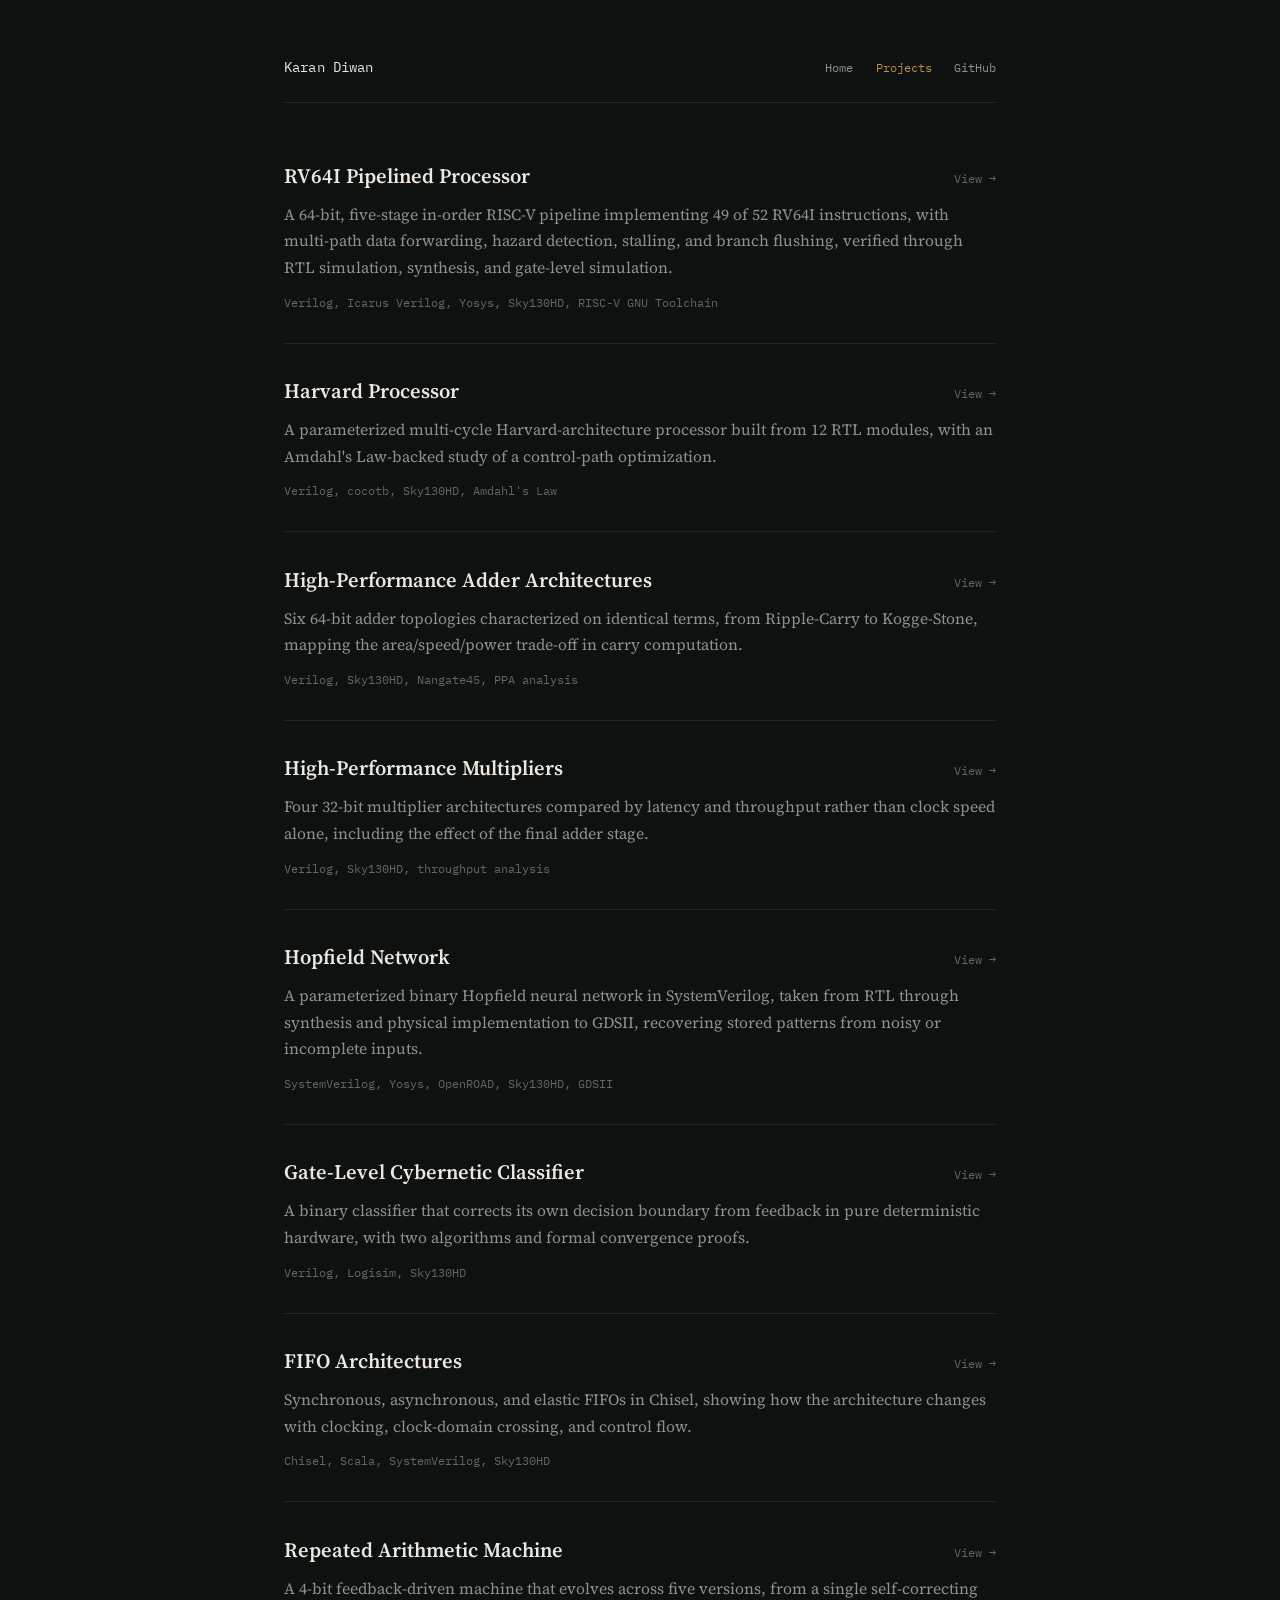
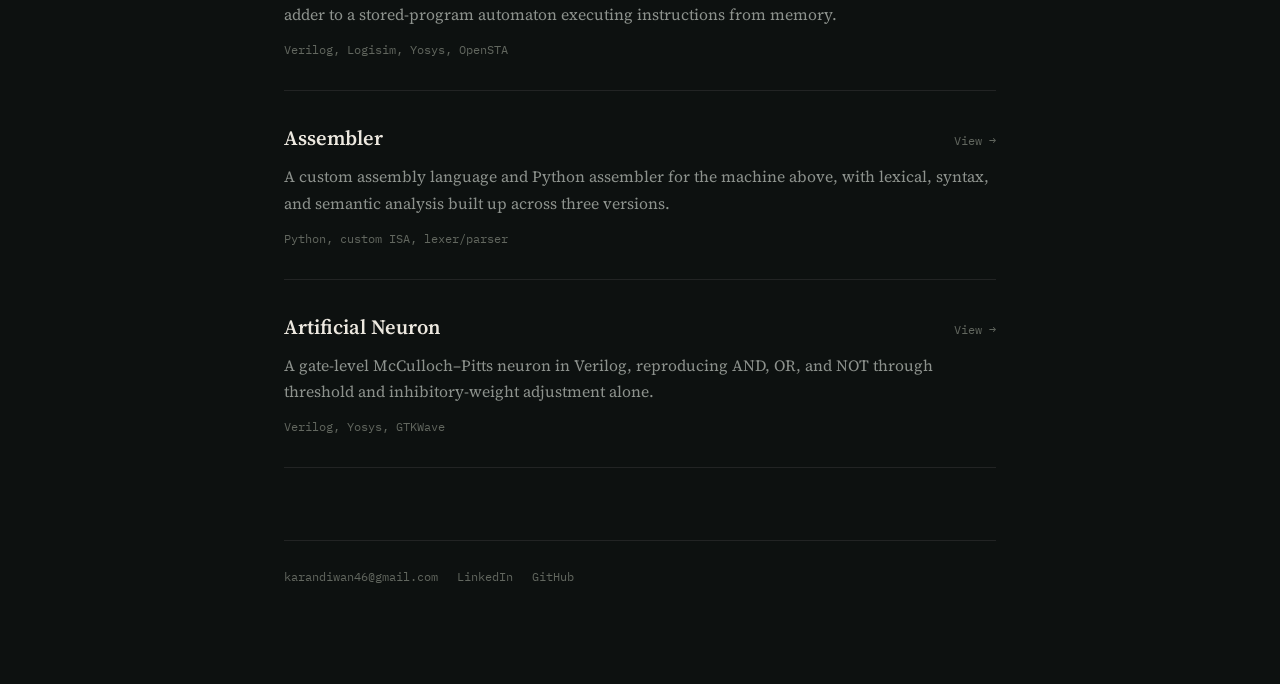
<file: projects.html>
<!doctype html>
<html lang="en">
<head>
<meta charset="utf-8">
<meta name="viewport" content="width=device-width, initial-scale=1, viewport-fit=cover">
<title>Projects — Karan Diwan</title>
<link rel="stylesheet" href="style.css">
</head>
<body>
<div class="wrap">

  <header class="top">
    <a class="mark" href="index.html">Karan Diwan</a>
    <nav class="site">
      <a href="index.html">Home</a>
      <a href="projects.html" class="active">Projects</a>
      <a href="https://github.com/KARAN-D05">GitHub</a>
    </nav>
  </header>
  
  <div class="card-list">

    <a class="card" href="project-rv64i-pipelined-processor.html">
      <div class="card-top"><h3>RV64I Pipelined Processor</h3><span class="go">View &rarr;</span></div>
      <p>A 64-bit, five-stage in-order RISC-V pipeline implementing 49 of 52 RV64I instructions, with multi-path data forwarding, hazard detection, stalling, and branch flushing, verified through RTL simulation, synthesis, and gate-level simulation.</p>
      <div class="tags">Verilog, Icarus Verilog, Yosys, Sky130HD, RISC-V GNU Toolchain</div>
    </a>

     <a class="card" href="project-harvard-processor.html">
      <div class="card-top"><h3>Harvard Processor</h3><span class="go">View &rarr;</span></div>
      <p>A parameterized multi-cycle Harvard-architecture processor built from 12 RTL modules, with an Amdahl's Law-backed study of a control-path optimization.</p>
      <div class="tags">Verilog, cocotb, Sky130HD, Amdahl's Law</div>
    </a>

    <a class="card" href="project-adders.html">
      <div class="card-top"><h3>High-Performance Adder Architectures</h3><span class="go">View &rarr;</span></div>
      <p>Six 64-bit adder topologies characterized on identical terms, from Ripple-Carry to Kogge-Stone, mapping the area/speed/power trade-off in carry computation.</p>
      <div class="tags">Verilog, Sky130HD, Nangate45, PPA analysis</div>
    </a>

    <a class="card" href="project-multipliers.html">
      <div class="card-top"><h3>High-Performance Multipliers</h3><span class="go">View &rarr;</span></div>
      <p>Four 32-bit multiplier architectures compared by latency and throughput rather than clock speed alone, including the effect of the final adder stage.</p>
      <div class="tags">Verilog, Sky130HD, throughput analysis</div>
    </a>

    <a class="card" href="project-hopfield-network.html">
      <div class="card-top"><h3>Hopfield Network</h3><span class="go">View &rarr;</span></div>
      <p>A parameterized binary Hopfield neural network in SystemVerilog, taken from RTL through synthesis and physical implementation to GDSII, recovering stored patterns from noisy or incomplete inputs.</p>
      <div class="tags">SystemVerilog, Yosys, OpenROAD, Sky130HD, GDSII</div>
    </a>

     <a class="card" href="project-cybernetic-classifier.html">
      <div class="card-top"><h3>Gate-Level Cybernetic Classifier</h3><span class="go">View &rarr;</span></div>
      <p>A binary classifier that corrects its own decision boundary from feedback in pure deterministic hardware, with two algorithms and formal convergence proofs.</p>
      <div class="tags">Verilog, Logisim, Sky130HD</div>
    </a>

    <a class="card" href="project-fifo-architectures.html">
      <div class="card-top"><h3>FIFO Architectures</h3><span class="go">View &rarr;</span></div>
      <p>Synchronous, asynchronous, and elastic FIFOs in Chisel, showing how the architecture changes with clocking, clock-domain crossing, and control flow.</p>
      <div class="tags">Chisel, Scala, SystemVerilog, Sky130HD</div>
    </a>

    <a class="card" href="project-repeated-arithmetic-machine.html">
      <div class="card-top"><h3>Repeated Arithmetic Machine</h3><span class="go">View &rarr;</span></div>
      <p>A 4-bit feedback-driven machine that evolves across five versions, from a single self-correcting adder to a stored-program automaton executing instructions from memory.</p>
      <div class="tags">Verilog, Logisim, Yosys, OpenSTA</div>
    </a>

    <a class="card" href="project-assembler.html">
      <div class="card-top"><h3>Assembler</h3><span class="go">View &rarr;</span></div>
      <p>A custom assembly language and Python assembler for the machine above, with lexical, syntax, and semantic analysis built up across three versions.</p>
      <div class="tags">Python, custom ISA, lexer/parser</div>
    </a>

    <a class="card" href="project-artificial-neuron.html">
      <div class="card-top"><h3>Artificial Neuron</h3><span class="go">View &rarr;</span></div>
      <p>A gate-level McCulloch&ndash;Pitts neuron in Verilog, reproducing AND, OR, and NOT through threshold and inhibitory-weight adjustment alone.</p>
      <div class="tags">Verilog, Yosys, GTKWave</div>
    </a>

  <footer class="site">
    <a href="mailto:karandiwan46@gmail.com">karandiwan46@gmail.com</a>
    <a href="https://www.linkedin.com/in/karan-diwan05">LinkedIn</a>
    <a href="https://github.com/KARAN-D05">GitHub</a>
  </footer>

</div>
</body>
</html>
</file>
<file: style.css>
@import url('https://fonts.googleapis.com/css2?family=Source+Serif+4:ital,opsz,wght@0,8..60,400;0,8..60,500;0,8..60,600;0,8..60,700;1,8..60,400;1,8..60,500&family=IBM+Plex+Mono:wght@400;500;600&display=swap');

:root{
  --bg:         #0d1110;
  --surface:    #141918;
  --surface-2:  #191f1e;
  --border:     rgba(237, 234, 227, 0.09);
  --border-strong: rgba(237, 234, 227, 0.18);
  --text:       #ece8df;
  --text-dim:   #8d928d;
  --text-faint: #62675f;
  --accent:     #c08a4e;
  --accent-dim: #8f6738;
  --accent-2:   #6e93a0;
  --max: 760px;
  --max-narrow: 680px;
}

*{ box-sizing: border-box; }
html{ scroll-padding-top: 2rem; }

body{
  margin: 0;
  background: var(--bg);
  color: var(--text);
  font-family: 'Source Serif 4', Georgia, serif;
  font-size: 18px;
  line-height: 1.7;
  padding-top: env(safe-area-inset-top, 0px);
  padding-bottom: env(safe-area-inset-bottom, 0px);
  -webkit-font-smoothing: antialiased;
}

.wrap{ max-width: var(--max); margin: 0 auto; padding: 3.5rem 1.5rem 6rem; }
.wrap.narrow{ max-width: var(--max-narrow); }

header.top{
  display: flex;
  justify-content: space-between;
  align-items: baseline;
  margin-bottom: 3.5rem;
  padding-bottom: 1.4rem;
  border-bottom: 1px solid var(--border);
}
header.top .mark{
  font-family: 'IBM Plex Mono', monospace;
  font-size: 0.86rem;
  color: var(--text);
  text-decoration: none;
  letter-spacing: 0.01em;
}
nav.site{
  font-family: 'IBM Plex Mono', monospace;
  font-size: 0.78rem;
  display: flex;
  gap: 1.4rem;
}
nav.site a{ color: var(--text-dim); text-decoration: none; }
nav.site a:hover, nav.site a.active{ color: var(--accent); }

.breadcrumb{
  font-family: 'IBM Plex Mono', monospace;
  font-size: 0.74rem;
  color: var(--text-faint);
  margin-bottom: 1.1rem;
}
.breadcrumb a{ color: var(--text-faint); text-decoration: none; }
.breadcrumb a:hover{ color: var(--accent); }

h1{
  font-family: 'Source Serif 4', serif;
  font-weight: 600;
  font-size: 2.5rem;
  line-height: 1.15;
  letter-spacing: -0.015em;
  margin: 0 0 0.6rem;
  color: var(--text);
}
h1.page-title{ font-size: 2.1rem; }

.lede{ color: var(--text); font-size: 1.08rem; margin-bottom: 2rem; }
.tagline{ color: var(--text-dim); font-size: 1.02rem; margin: -0.4rem 0 2rem; }

h2{
  font-family: 'Source Serif 4', serif;
  font-weight: 600;
  font-size: 1.32rem;
  color: var(--text);
  margin: 2.6rem 0 0.9rem;
  padding-top: 0.2rem;
}
h2:first-of-type{ margin-top: 0; }

p{ margin: 0 0 1.25rem; }
.wrap p:last-child{ margin-bottom: 0; }

.epigraph{
  font-style: italic;
  color: var(--text-dim);
  font-size: 1rem;
  line-height: 1.85;
  border-left: 2px solid var(--border-strong);
  padding-left: 1.3rem;
  margin: 2rem 0 2.4rem;
}
.epigraph cite{
  display: block;
  font-style: normal;
  font-family: 'IBM Plex Mono', monospace;
  font-size: 0.7rem;
  color: var(--text-faint);
  margin-top: 0.7rem;
}

.divider{ border: none; border-top: 1px solid var(--border); margin: 2.6rem 0; }

a.inline{ color: var(--accent); text-decoration: none; border-bottom: 1px solid var(--accent-dim); }
a.inline:hover{ color: var(--text); border-bottom-color: var(--text); }

.cta{
  font-family: 'IBM Plex Mono', monospace;
  font-size: 0.84rem;
  color: var(--accent);
  text-decoration: none;
  border-bottom: 1px solid var(--accent-dim);
  padding-bottom: 2px;
}
.cta:hover{ color: var(--text); border-bottom-color: var(--text); }

footer.site{
  margin-top: 4.5rem;
  padding-top: 1.6rem;
  border-top: 1px solid var(--border);
  font-family: 'IBM Plex Mono', monospace;
  font-size: 0.76rem;
  color: var(--text-faint);
  display: flex;
  gap: 1.2rem;
  flex-wrap: wrap;
}
footer.site a{ color: var(--text-faint); text-decoration: none; }
footer.site a:hover{ color: var(--accent); }

/* ---- project index cards ---- */

.card-list{ display: flex; flex-direction: column; }
.card{
  display: block;
  text-decoration: none;
  color: inherit;
  padding: 1.9rem 0;
  border-bottom: 1px solid var(--border);
}
.card:first-child{ padding-top: 0; }
.card-top{ display: flex; justify-content: space-between; align-items: baseline; gap: 1rem; }
.card h3{
  font-family: 'Source Serif 4', serif;
  font-weight: 600;
  font-size: 1.28rem;
  color: var(--text);
  margin: 0;
}
.card .go{
  font-family: 'IBM Plex Mono', monospace;
  font-size: 0.72rem;
  color: var(--text-faint);
  white-space: nowrap;
}
.card:hover h3{ color: var(--accent); }
.card:hover .go{ color: var(--accent); }
.card p{ color: var(--text-dim); margin: 0.5rem 0 0.7rem; font-size: 0.98rem; }
.card .tags{
  font-family: 'IBM Plex Mono', monospace;
  font-size: 0.72rem;
  color: var(--text-faint);
}

/* ---- content blocks on project pages ---- */

.note{
  font-family: 'IBM Plex Mono', monospace;
  font-size: 0.78rem;
  color: var(--text-dim);
  background: var(--surface);
  border-left: 2px solid var(--accent-dim);
  padding: 0.9rem 1.1rem;
  margin: -0.3rem 0 1.5rem;
  line-height: 1.6;
}

.spec-table{
  width: 100%;
  border-collapse: collapse;
  font-family: 'IBM Plex Mono', monospace;
  font-size: 0.76rem;
  margin: 0 0 1.3rem;
}
.spec-table caption{ text-align: left; color: var(--text-faint); font-size: 0.72rem; margin-bottom: 0.6rem; }
.spec-table th, .spec-table td{
  text-align: left;
  padding: 0.5rem 0.9rem 0.5rem 0;
  border-bottom: 1px solid var(--border);
  white-space: nowrap;
}
.spec-table th{ color: var(--accent-2); font-weight: 500; }
.spec-table td{ color: var(--text); }
.spec-scroll{ overflow-x: auto; margin-bottom: 0.3rem; }

.tools{ font-family: 'IBM Plex Mono', monospace; font-size: 0.76rem; color: var(--text-faint); margin: 0 0 1.6rem; }
.tools span{ color: var(--accent-2); }

.stage-list{ margin: 0 0 1.5rem; padding: 0; list-style: none; }
.stage-list li{
  padding: 0.6rem 0 0.6rem 1rem;
  border-left: 2px solid var(--border-strong);
  margin-bottom: 0.5rem;
  color: var(--text-dim);
  font-size: 0.98rem;
}
.stage-list li strong{ color: var(--text); font-weight: 600; }

figure{ margin: 1.6rem 0; }
.diagram{
  width: 100%;
  max-width: 100%;
  height: auto;
  display: block;
  border: 1px solid var(--border);
  border-radius: 3px;
}
figcaption{
  font-family: 'IBM Plex Mono', monospace;
  font-size: 0.72rem;
  color: var(--text-faint);
  margin-top: 0.6rem;
}
.fig-row{ display: flex; gap: 1rem; flex-wrap: wrap; }
.fig-row figure{ flex: 1 1 220px; margin: 1.6rem 0; }

.repo-cta{
  margin-top: 2.6rem;
  padding-top: 1.6rem;
  border-top: 1px solid var(--border);
  font-family: 'IBM Plex Mono', monospace;
  font-size: 0.86rem;
}

.prev-next{
  display: flex;
  justify-content: space-between;
  font-family: 'IBM Plex Mono', monospace;
  font-size: 0.78rem;
  margin-top: 3rem;
  padding-top: 1.6rem;
  border-top: 1px solid var(--border);
}
.prev-next a{ color: var(--text-dim); text-decoration: none; }
.prev-next a:hover{ color: var(--accent); }

@media (max-width: 480px){
  body{ font-size: 16.5px; }
  h1{ font-size: 1.9rem; }
  .wrap{ padding: 2.4rem 1.15rem 4rem; }
  header.top{ flex-direction: column; align-items: flex-start; gap: 0.8rem; }
  .fig-row{ flex-direction: column; }
}
</file>
